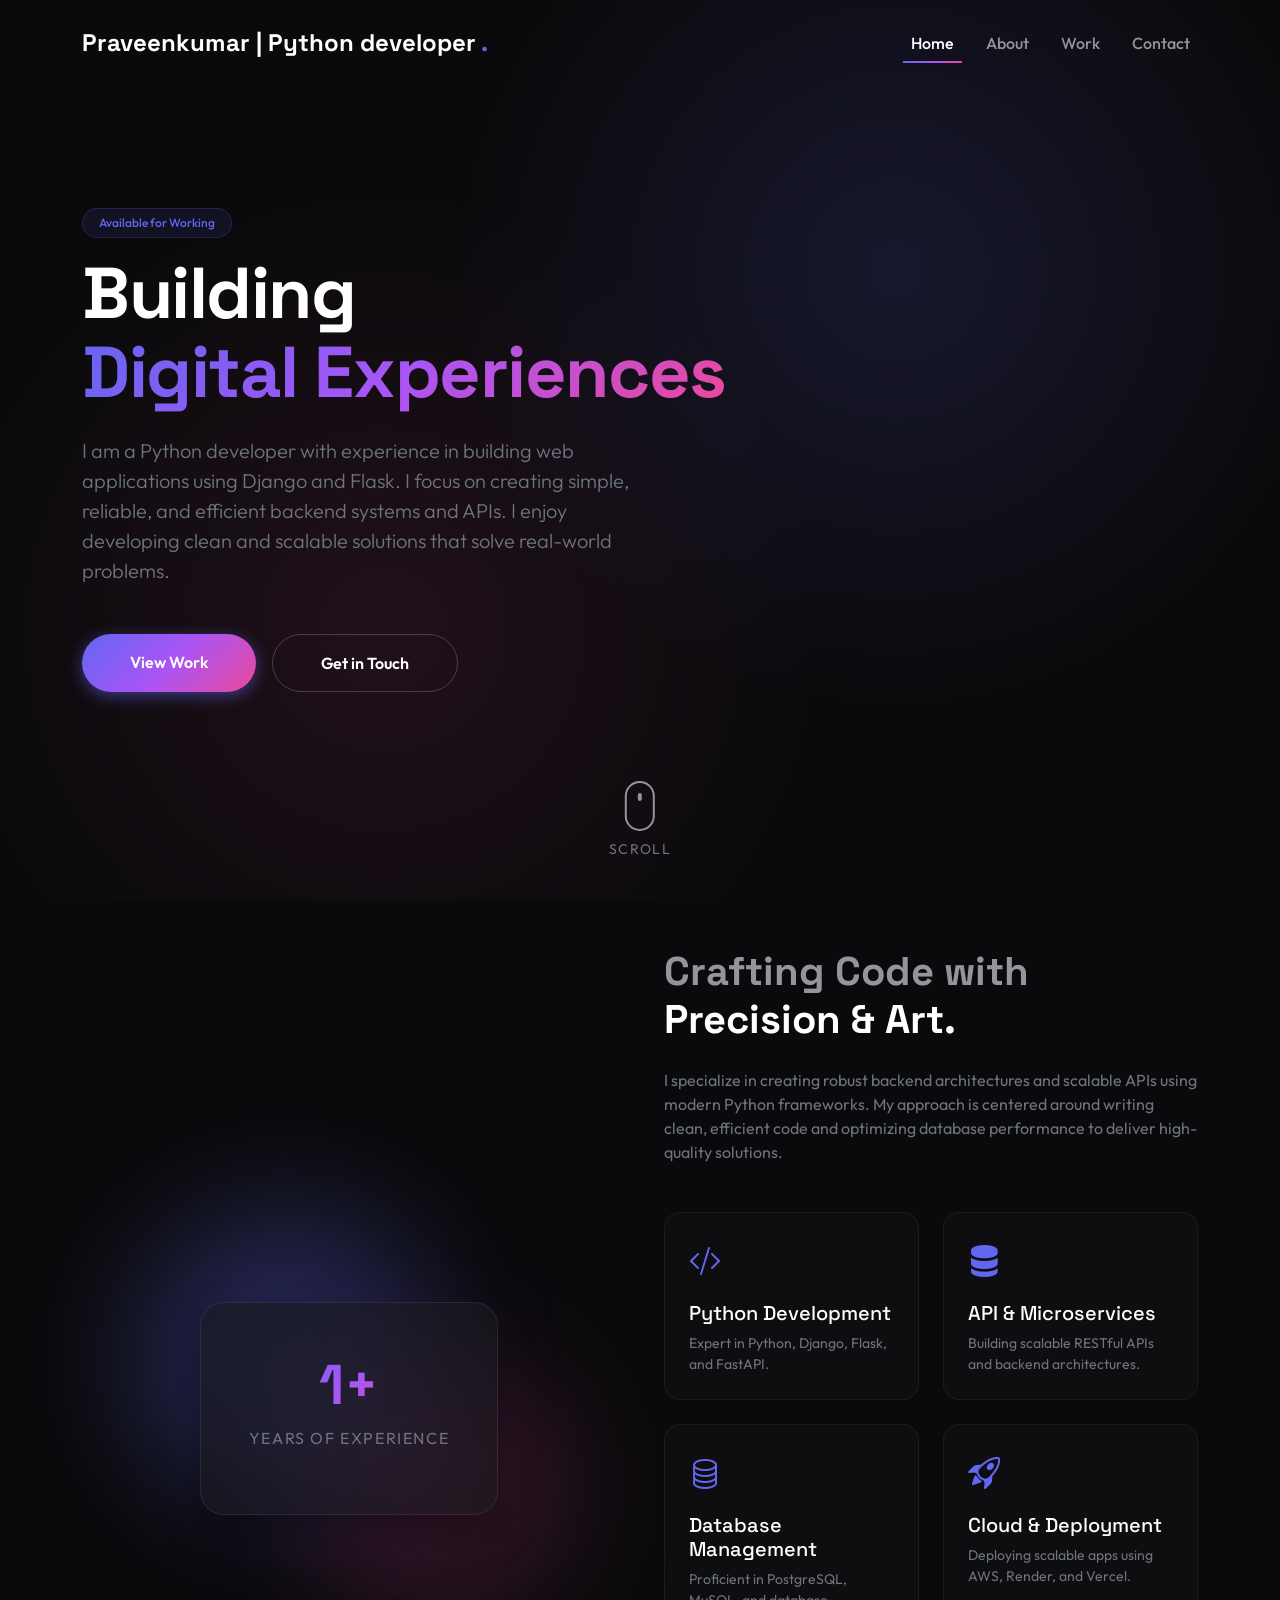
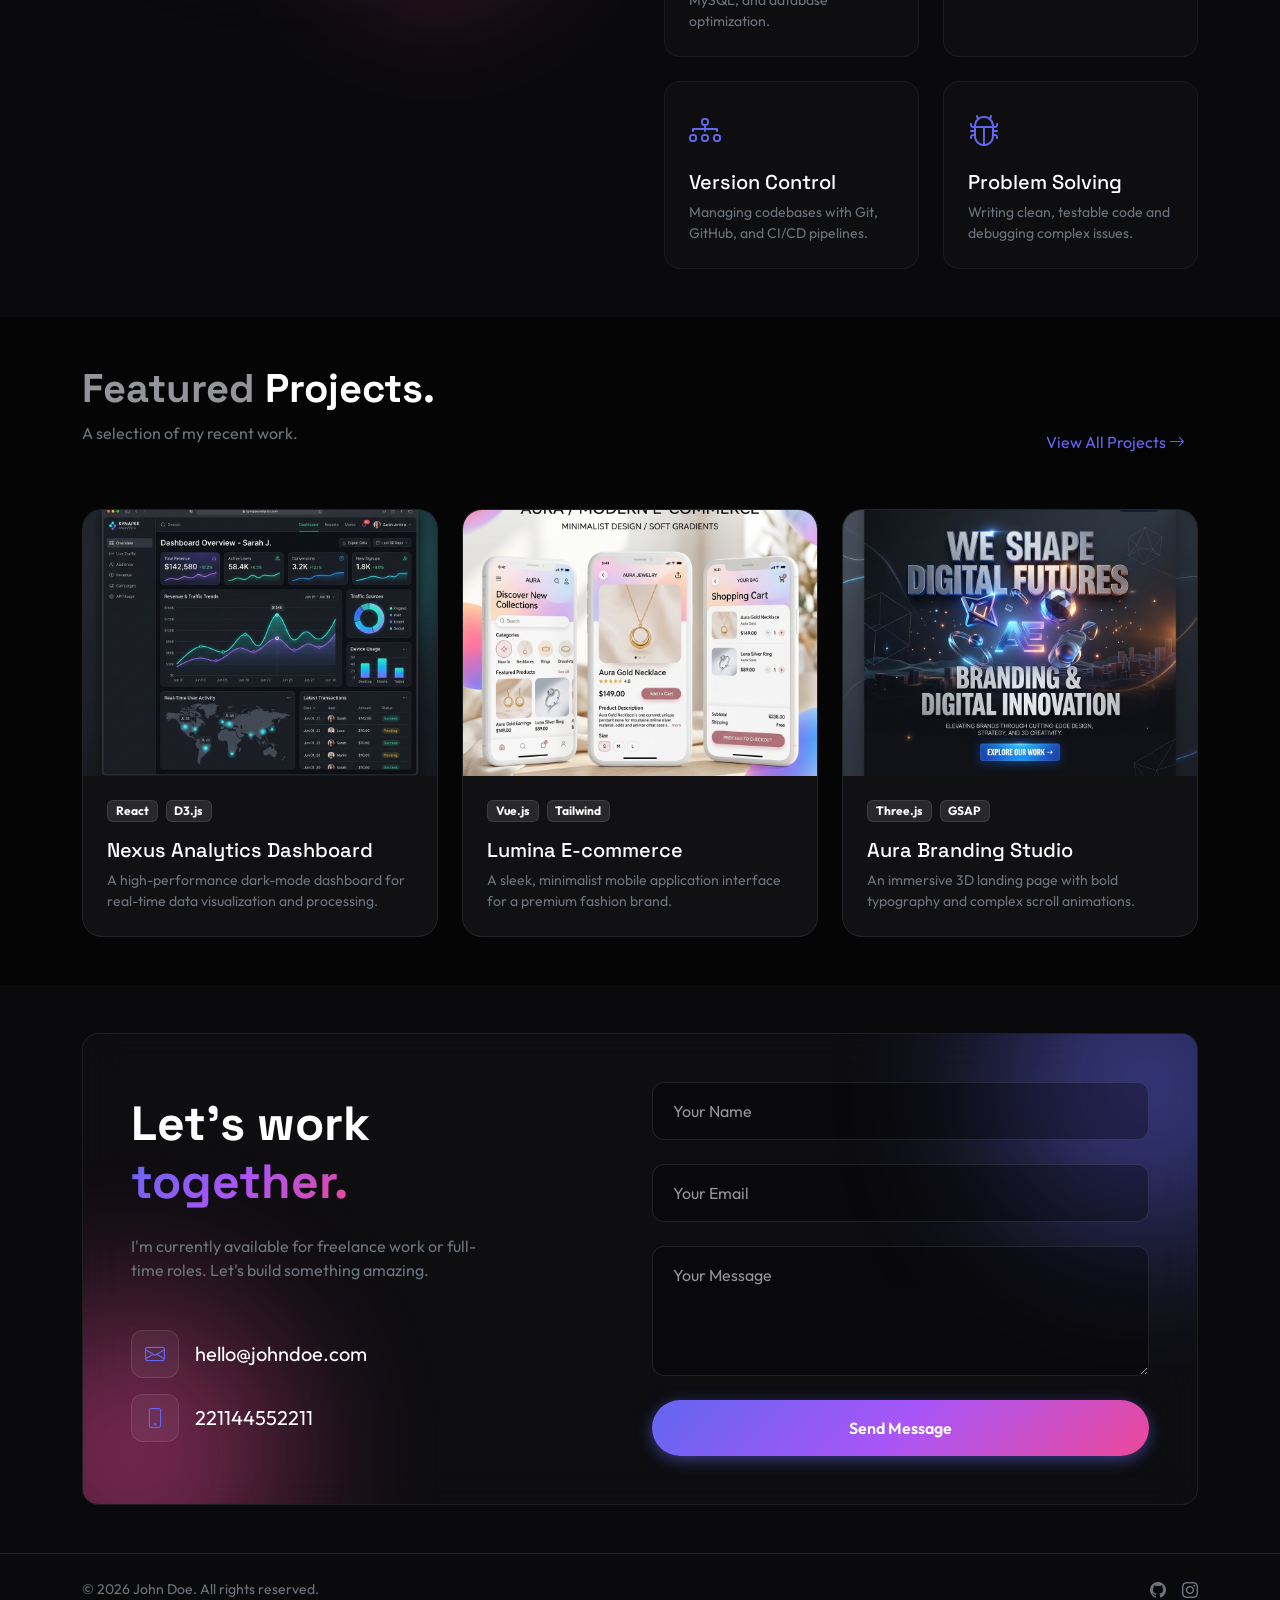
<file: index.html>
<!DOCTYPE html>
<html lang="en">

<head>
    <meta charset="UTF-8">
    <meta name="viewport" content="width=device-width, initial-scale=1.0">
    <title>Portfolio | Creative Developer</title>
    <!-- Bootstrap CSS -->
    <link href="https://cdn.jsdelivr.net/npm/bootstrap@5.3.0/dist/css/bootstrap.min.css" rel="stylesheet">
    <!-- Custom CSS -->
    <link rel="stylesheet" href="styles.css">
    <!-- Google Fonts -->
    <link rel="preconnect" href="https://fonts.googleapis.com">
    <link rel="preconnect" href="https://fonts.gstatic.com" crossorigin>
    <link
        href="https://fonts.googleapis.com/css2?family=Outfit:wght@300;400;600;800&family=Space+Grotesk:wght@400;700&display=swap"
        rel="stylesheet">
    <!-- Bootstrap Icons -->
    <link rel="stylesheet" href="https://cdn.jsdelivr.net/npm/bootstrap-icons@1.10.5/font/bootstrap-icons.css">
</head>

<body data-bs-spy="scroll" data-bs-target="#navbar" data-bs-offset="100">
    <!-- Navigation -->
    <nav id="navbar" class="navbar navbar-expand-lg navbar-dark fixed-top glass-nav">
        <div class="container">
            <a class="navbar-brand fw-bold" href="#" id="navbar-brand">Hey, Praveenkumar<span
                    class="text-accent">.</span></a>
            <button class="navbar-toggler" type="button" data-bs-toggle="collapse" data-bs-target="#navbarNav"
                aria-controls="navbarNav" aria-expanded="false" aria-label="Toggle navigation">
                <i class="bi bi-list text-light"></i>
            </button>
            <div class="collapse navbar-collapse justify-content-end" id="navbarNav">
                <ul class="navbar-nav gap-3">
                    <li class="nav-item">
                        <a class="nav-link active" href="#home">Home</a>
                    </li>
                    <li class="nav-item">
                        <a class="nav-link" href="#about">About</a>
                    </li>
                    <li class="nav-item">
                        <a class="nav-link" href="#projects">Work</a>
                    </li>
                    <li class="nav-item">
                        <a class="nav-link" href="#contact">Contact</a>
                    </li>
                </ul>
            </div>
        </div>
    </nav>

    <!-- Hero Section -->
    <section id="home" class="hero d-flex align-items-center">
        <div class="hero-bg"></div>
        <div class="container position-relative z-1">
            <div class="row align-items-center min-vh-100">
                <div class="col-lg-8" data-aos="fade-up">
                    <span id="hero-badge" class="badge badge-accent mb-3">...</span>
                    <h1 class="display-1 fw-bold text-white mb-4 hero-title">
                        <span id="hero-title-1"></span>
                        <span id="hero-title-2" class="text-gradient"></span>
                    </h1>
                    <p id="hero-description" class="lead text-secondary mb-5 w-75">
                        Loading...
                    </p>
                    <div class="d-flex gap-3 flex-wrap">
                        <a href="#projects" class="btn btn-primary-custom rounded-pill px-5 py-3 fw-semibold">View
                            Work</a>
                        <a href="#contact" class="btn btn-outline-custom rounded-pill px-5 py-3 fw-semibold">Get in
                            Touch</a>
                    </div>
                </div>
            </div>
        </div>
        <!-- Scroll indicator -->
        <div class="scroll-indicator">
            <div class="mouse"></div>
            <span class="text-uppercase small tracking-wide text-secondary mt-2 d-block">Scroll</span>
        </div>
    </section>

    <!-- About Section -->
    <section id="about" class="py-5 section-padding">
        <div class="container">
            <div class="row gx-5 align-items-center">
                <div class="col-lg-6 mb-5 mb-lg-0">
                    <div class="about-image-wrapper">
                        <div class="glass-shape shape-1"></div>
                        <div class="glass-shape shape-2"></div>
                        <div class="glass-panel text-center p-5">
                            <h2 class="display-4 fw-bold text-gradient mb-0" id="about-years">0</h2>
                            <p class="text-secondary text-uppercase tracking-wide mt-2">Years of Experience</p>
                        </div>
                    </div>
                </div>
                <div class="col-lg-6">
                    <h2 class="section-title mb-4"><span id="about-title-1"></span><span id="about-title-2"
                            class="text-white"></span></h2>
                    <p id="about-description" class="text-secondary mb-4">
                        Loading...
                    </p>
                    <div class="row g-4 mt-2" id="skills-container">
                        <!-- Skills will be injected here -->
                    </div>
                </div>
            </div>
        </div>
    </section>

    <!-- Projects Section -->
    <section id="projects" class="py-5 section-padding bg-darker">
        <div class="container">
            <div class="d-flex justify-content-between align-items-end mb-5">
                <div>
                    <h2 class="section-title mb-2"><span id="projects-title-1"></span><span id="projects-title-2"
                            class="text-white"></span></h2>
                    <p id="projects-subtitle" class="text-secondary">Loading...</p>
                </div>
                <a href="projects.html"
                    class="btn btn-link text-accent text-decoration-none d-none d-md-inline-block">View All
                    Projects <i class="bi bi-arrow-right"></i></a>
            </div>

            <div class="row g-4" id="projects-container">
                <!-- Projects will be injected here -->
            </div>

            <div class="text-center mt-5 d-md-none">
                <a href="projects.html" class="btn btn-outline-custom rounded-pill px-4">View All Projects</a>
            </div>
        </div>
    </section>

    <!-- Contact Section -->
    <section id="contact" class="py-5 section-padding">
        <div class="container">
            <div class="glass-container p-5 rounded-4 position-relative overflow-hidden">
                <div class="glow-blob top-right"></div>
                <div class="glow-blob bottom-left"></div>

                <div class="row z-1 position-relative align-items-center">
                    <div class="col-lg-6 mb-5 mb-lg-0">
                        <h2 class="display-5 fw-bold text-white mb-4"><span id="contact-title-1"></span><span
                                id="contact-title-2" class="text-gradient"></span></h2>
                        <p id="contact-description" class="text-secondary mb-5 w-75">
                            Loading...
                        </p>
                        <div class="d-flex flex-column gap-3" id="contact-links-container">
                            <!-- Links will be injected here -->
                        </div>
                    </div>
                    <div class="col-lg-6">
                        <form class="contact-form">
                            <div class="mb-4">
                                <input type="text" class="form-control custom-input" placeholder="Your Name" required>
                            </div>
                            <div class="mb-4">
                                <input type="email" class="form-control custom-input" placeholder="Your Email" required>
                            </div>
                            <div class="mb-4">
                                <textarea class="form-control custom-input" rows="4" placeholder="Your Message"
                                    required></textarea>
                            </div>
                            <button type="submit"
                                class="btn btn-primary-custom rounded-pill w-100 py-3 fw-semibold">Send Message</button>
                        </form>
                    </div>
                </div>
            </div>
        </div>
    </section>

    <!-- Footer -->
    <footer class="py-4 border-top border-secondary border-opacity-25">
        <div class="container d-flex flex-column flex-md-row justify-content-between align-items-center">
            <p id="footer-text" class="text-secondary mb-0 small">Loading...</p>
            <div class="d-flex gap-3 mt-3 mt-md-0" id="footer-socials-container">
                <!-- Social links will be injected here -->
            </div>
        </div>
    </footer>

    <!-- Bootstrap Bundle with Popper -->
    <script src="https://cdn.jsdelivr.net/npm/bootstrap@5.3.0/dist/js/bootstrap.bundle.min.js"></script>
    <!-- App Data script -->
    <script src="data.js"></script>
    <script src="app.js"></script>
    <script>
        // Simple script for navbar background on scroll
        window.addEventListener('scroll', function () {
            const navbar = document.getElementById('navbar');
            if (window.scrollY > 50) {
                navbar.classList.add('scrolled');
            } else {
                navbar.classList.remove('scrolled');
            }
        });
    </script>
</body>

</html>
</file>
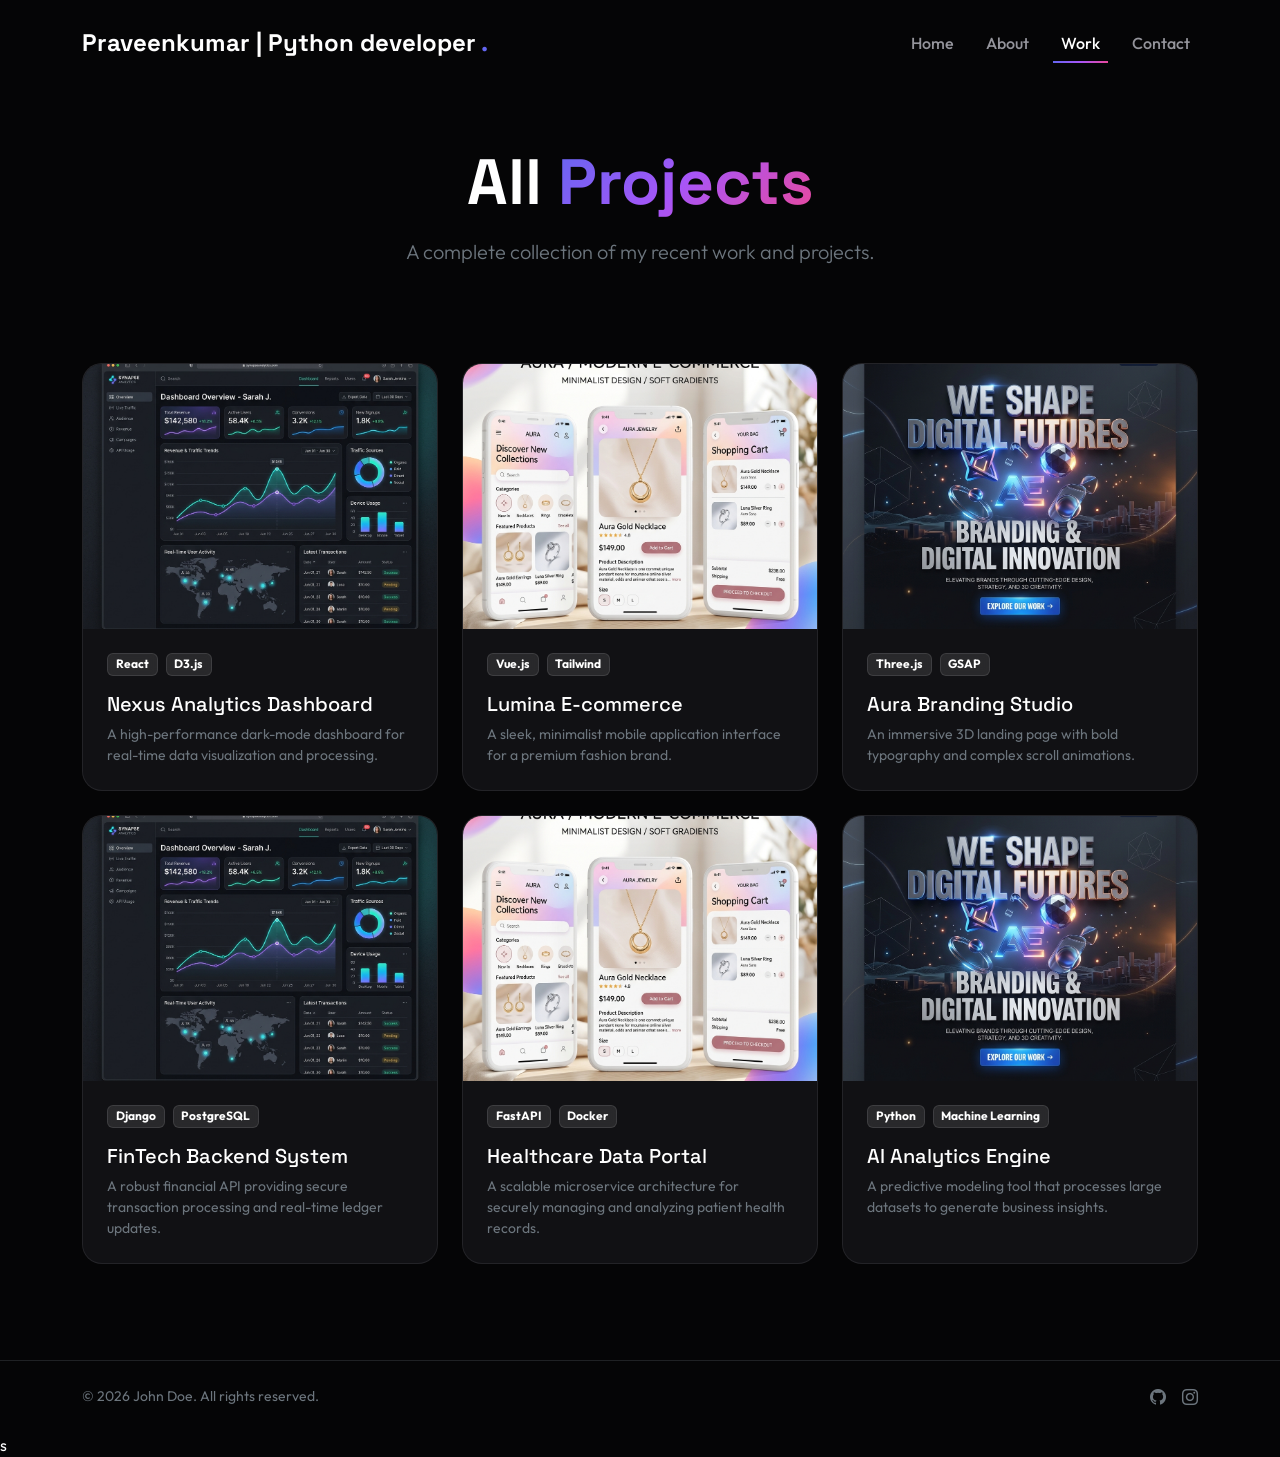
<file: projects.html>
<!DOCTYPE html>
<html lang="en">

<head>
    <meta charset="UTF-8">
    <meta name="viewport" content="width=device-width, initial-scale=1.0">
    <title>All Projects | Praveenkumar</title>
    <!-- Bootstrap CSS -->
    <link href="https://cdn.jsdelivr.net/npm/bootstrap@5.3.0/dist/css/bootstrap.min.css" rel="stylesheet">
    <!-- Custom CSS -->
    <link rel="stylesheet" href="styles.css">
    <!-- Google Fonts -->
    <link rel="preconnect" href="https://fonts.googleapis.com">
    <link rel="preconnect" href="https://fonts.gstatic.com" crossorigin>
    <link
        href="https://fonts.googleapis.com/css2?family=Outfit:wght@300;400;600;800&family=Space+Grotesk:wght@400;700&display=swap"
        rel="stylesheet">
    <!-- Bootstrap Icons -->
    <link rel="stylesheet" href="https://cdn.jsdelivr.net/npm/bootstrap-icons@1.10.5/font/bootstrap-icons.css">
</head>

<body class="bg-darker d-flex flex-column min-vh-100">
    <!-- Navigation -->
    <nav id="navbar" class="navbar navbar-expand-lg navbar-dark fixed-top glass-nav">
        <div class="container">
            <a class="navbar-brand fw-bold" href="index.html" id="navbar-brand">Loading...</a>
            <button class="navbar-toggler" type="button" data-bs-toggle="collapse" data-bs-target="#navbarNav"
                aria-controls="navbarNav" aria-expanded="false" aria-label="Toggle navigation">
                <i class="bi bi-list text-light"></i>
            </button>
            <div class="collapse navbar-collapse justify-content-end" id="navbarNav">
                <ul class="navbar-nav gap-3">
                    <li class="nav-item">
                        <a class="nav-link" href="index.html#home">Home</a>
                    </li>
                    <li class="nav-item">
                        <a class="nav-link" href="index.html#about">About</a>
                    </li>
                    <li class="nav-item">
                        <a class="nav-link active" href="projects.html">Work</a>
                    </li>
                    <li class="nav-item">
                        <a class="nav-link" href="index.html#contact">Contact</a>
                    </li>
                </ul>
            </div>
        </div>
    </nav>

    <!-- Header Section -->
    <section class="py-5 mt-5">
        <div class="container text-center pt-5">
            <h1 class="display-3 fw-bold text-white mb-3">All <span class="text-gradient">Projects</span></h1>
            <p class="text-secondary lead mb-5">A complete collection of my recent work and projects.</p>
        </div>
    </section>

    <!-- All Projects Grid -->
    <section class="pb-5 mb-5 flex-grow-1">
        <div class="container">
            <div class="row g-4" id="all-projects-container">
                <!-- Projects injected here -->
            </div>
        </div>
    </section>

    <!-- Footer -->
    <footer class="py-4 border-top border-secondary border-opacity-25 mt-auto">
        <div class="container d-flex flex-column flex-md-row justify-content-between align-items-center">
            <p id="footer-text" class="text-secondary mb-0 small">Loading...</p>
            <div class="d-flex gap-3 mt-3 mt-md-0" id="footer-socials-container">
            </div>
        </div>
    </footer>

    <!-- Bootstrap Bundle with Popper -->
    <script src="https://cdn.jsdelivr.net/npm/bootstrap@5.3.0/dist/js/bootstrap.bundle.min.js"></script>
    <script src="data.js"></script>
    <script>
        document.addEventListener('DOMContentLoaded', () => {
            // Populate Navbar Brand
            if (portfolioData.navbar) {
                document.getElementById('navbar-brand').innerHTML = `${portfolioData.navbar.navbarText || portfolioData.navbar.brandText}<span class="text-accent">${portfolioData.navbar.brandAccent}</span>`;
            }
            // Populate Footer
            if (portfolioData.footer) {
                document.getElementById('footer-text').textContent = portfolioData.footer.text;
                const footerSocialsContainer = document.getElementById('footer-socials-container');
                portfolioData.footer.socials.forEach(social => {
                    footerSocialsContainer.innerHTML += `<a href="${social.href}" class="text-secondary hover-white"><i class="bi ${social.icon}"></i></a>`;
                });
            }

            // Populate All Projects
            const projectsContainer = document.getElementById('all-projects-container');
            if (portfolioData.projects_section && portfolioData.projects_section.projects) {
                portfolioData.projects_section.projects.forEach(project => {
                    let badgesHtml = project.badges.map(badge => `<span class="badge bg-glass text-white">${badge}</span>`).join('');
                    projectsContainer.innerHTML += `
                        <div class="col-md-4">
                            <div class="project-card h-100">
                                <div class="project-img-wrapper">
                                    <img src="${project.image}" alt="${project.title}" class="img-fluid project-img">
                                    <div class="project-overlay">
                                        <a href="#" class="btn btn-light rounded-circle p-3"><i class="bi bi-arrow-up-right text-dark"></i></a>
                                    </div>
                                </div>
                                <div class="project-info p-4">
                                    <div class="d-flex gap-2 mb-3 flex-wrap">
                                        ${badgesHtml}
                                    </div>
                                    <h3 class="h5 text-white mb-2">${project.title}</h3>
                                    <p class="text-secondary small mb-0">${project.description}</p>
                                </div>
                            </div>
                        </div>
                    `;
                });
            }

            // Navbar scroll handling
            window.addEventListener('scroll', function () {
                const navbar = document.getElementById('navbar');
                if (window.scrollY > 50) {
                    navbar.classList.add('scrolled');
                } else {
                    navbar.classList.remove('scrolled');
                }
            });
        });
    </script>
</body>

</html>s
</file>
<file: styles.css>
/* Custom CSS for Premium Portfolio */

:root {
    --bg-dark: #0a0a0c;
    --bg-darker: #050506;
    --text-primary: #ffffff;
    --text-secondary: #94949b;
    --accent-color: #6366f1;
    --accent-glow: rgba(99, 102, 241, 0.5);
    --accent-gradient: linear-gradient(135deg, #6366f1, #a855f7, #ec4899);
    --glass-bg: rgba(25, 25, 30, 0.6);
    --glass-border: rgba(255, 255, 255, 0.08);
}

html {
    scroll-behavior: smooth;
    scroll-padding-top: 80px;
}

body {
    background-color: var(--bg-dark);
    color: var(--text-primary);
    font-family: 'Outfit', sans-serif;
    overflow-x: hidden;
}

h1,
h2,
h3,
h4,
h5,
h6 {
    font-family: 'Space Grotesk', sans-serif;
}

/* Typography & Utilities */
.text-gradient {
    background: var(--accent-gradient);
    -webkit-background-clip: text;
    -webkit-text-fill-color: transparent;
    background-clip: text;
}

.text-accent {
    color: var(--accent-color);
}

.tracking-wide {
    letter-spacing: 0.1em;
}

.bg-darker {
    background-color: var(--bg-darker);
}

.section-padding {
    padding-top: 120px;
    padding-bottom: 120px;
}

.section-title {
    font-size: 2.5rem;
    font-weight: 700;
    color: var(--text-secondary);
}

/* Buttons */
.btn-primary-custom {
    background: var(--accent-gradient);
    border: none;
    color: white;
    transition: all 0.3s ease;
    box-shadow: 0 4px 15px var(--accent-glow);
}

.btn-primary-custom:hover {
    transform: translateY(-2px);
    box-shadow: 0 8px 25px var(--accent-glow);
    color: white;
}

.btn-outline-custom {
    background: transparent;
    border: 1px solid rgba(255, 255, 255, 0.2);
    color: white;
    transition: all 0.3s ease;
}

.btn-outline-custom:hover {
    background: rgba(255, 255, 255, 0.1);
    border-color: rgba(255, 255, 255, 0.5);
    color: white;
    transform: translateY(-2px);
}

/* Navbar */
.glass-nav {
    background: transparent;
    transition: all 0.4s ease;
    padding: 20px 0;
}

.glass-nav.scrolled {
    background: rgba(10, 10, 12, 0.8);
    backdrop-filter: blur(12px);
    -webkit-backdrop-filter: blur(12px);
    border-bottom: 1px solid var(--glass-border);
    padding: 15px 0;
}

.navbar-dark .navbar-nav .nav-link {
    color: var(--text-secondary);
    font-weight: 500;
    transition: color 0.3s ease;
    position: relative;
}

.navbar-dark .navbar-nav .nav-link:hover,
.navbar-dark .navbar-nav .nav-link.active {
    color: white;
}

.nav-link::after {
    content: '';
    position: absolute;
    width: 0;
    height: 2px;
    bottom: 0;
    left: 0;
    background: var(--accent-gradient);
    transition: width 0.3s ease;
}

.nav-link:hover::after,
.nav-link.active::after {
    width: 100%;
}

.navbar-brand {
    font-family: 'Space Grotesk', sans-serif;
    font-size: 1.5rem;
    color: white !important;
}

/* Hero Section */
.hero {
    position: relative;
    overflow: hidden;
}

.hero-bg {
    position: absolute;
    top: 0;
    left: 0;
    width: 100%;
    height: 100%;
    background: radial-gradient(circle at 70% 30%, rgba(99, 102, 241, 0.15) 0%, transparent 40%),
        radial-gradient(circle at 30% 70%, rgba(236, 72, 153, 0.1) 0%, transparent 40%);
    z-index: 0;
}

.hero-title {
    font-size: 4.5rem;
    line-height: 1.1;
    letter-spacing: -0.02em;
}

.badge-accent {
    background: rgba(99, 102, 241, 0.1);
    color: var(--accent-color);
    border: 1px solid rgba(99, 102, 241, 0.2);
    padding: 8px 16px;
    font-weight: 500;
    border-radius: 50px;
}

/* Scroll Indicator */
.scroll-indicator {
    position: absolute;
    bottom: 40px;
    left: 50%;
    transform: translateX(-50%);
    text-align: center;
    z-index: 2;
}

.mouse {
    width: 30px;
    height: 50px;
    border: 2px solid var(--text-secondary);
    border-radius: 20px;
    margin: 0 auto;
    position: relative;
}

.mouse::before {
    content: '';
    position: absolute;
    width: 4px;
    height: 8px;
    background: var(--text-secondary);
    border-radius: 2px;
    top: 10px;
    left: 50%;
    transform: translateX(-50%);
    animation: scroll 2s infinite;
}

@keyframes scroll {
    0% {
        transform: translate(-50%, 0);
        opacity: 1;
    }

    100% {
        transform: translate(-50%, 15px);
        opacity: 0;
    }
}

/* About Section */
.about-image-wrapper {
    position: relative;
    height: 500px;
    display: flex;
    align-items: center;
    justify-content: center;
}

.glass-shape {
    position: absolute;
    border-radius: 50%;
    filter: blur(60px);
    z-index: 0;
}

.shape-1 {
    width: 300px;
    height: 300px;
    background: rgba(99, 102, 241, 0.3);
    top: 10%;
    left: 10%;
    animation: float 8s ease-in-out infinite;
}

.shape-2 {
    width: 250px;
    height: 250px;
    background: rgba(236, 72, 153, 0.2);
    bottom: 10%;
    right: 10%;
    animation: float 10s ease-in-out infinite reverse;
}

@keyframes float {
    0% {
        transform: translateY(0) scale(1);
    }

    50% {
        transform: translateY(-20px) scale(1.05);
    }

    100% {
        transform: translateY(0) scale(1);
    }
}

.glass-panel {
    background: var(--glass-bg);
    backdrop-filter: blur(16px);
    -webkit-backdrop-filter: blur(16px);
    border: 1px solid var(--glass-border);
    border-radius: 24px;
    z-index: 1;
    position: relative;
    box-shadow: 0 20px 40px rgba(0, 0, 0, 0.4);
}

.skill-card {
    background: rgba(255, 255, 255, 0.02);
    border: 1px solid rgba(255, 255, 255, 0.05);
    border-radius: 16px;
    padding: 24px;
    transition: all 0.3s ease;
}

.skill-card:hover {
    background: rgba(255, 255, 255, 0.05);
    border-color: rgba(255, 255, 255, 0.1);
    transform: translateY(-5px);
}

/* Projects Section */
.project-card {
    background: var(--glass-bg);
    border: 1px solid var(--glass-border);
    border-radius: 20px;
    overflow: hidden;
    transition: all 0.4s ease;
}

.project-card:hover {
    transform: translateY(-10px);
    border-color: rgba(255, 255, 255, 0.2);
    box-shadow: 0 20px 40px rgba(0, 0, 0, 0.5);
}

.project-img-wrapper {
    position: relative;
    overflow: hidden;
    aspect-ratio: 4/3;
    background-color: var(--bg-dark);
    /* Fallback */
}

.project-img {
    width: 100%;
    height: 100%;
    object-fit: cover;
    transition: transform 0.6s ease;
}

.project-card:hover .project-img {
    transform: scale(1.05);
}

.project-overlay {
    position: absolute;
    top: 0;
    left: 0;
    width: 100%;
    height: 100%;
    background: rgba(0, 0, 0, 0.5);
    display: flex;
    align-items: center;
    justify-content: center;
    opacity: 0;
    transition: opacity 0.3s ease;
}

.project-card:hover .project-overlay {
    opacity: 1;
}

.bg-glass {
    background: rgba(255, 255, 255, 0.1);
    backdrop-filter: blur(4px);
    -webkit-backdrop-filter: blur(4px);
    border: 1px solid rgba(255, 255, 255, 0.1);
}

/* Contact Section */
.glass-container {
    background: rgba(20, 20, 25, 0.4);
    backdrop-filter: blur(20px);
    -webkit-backdrop-filter: blur(20px);
    border: 1px solid var(--glass-border);
}

.glow-blob {
    position: absolute;
    width: 300px;
    height: 300px;
    border-radius: 50%;
    filter: blur(80px);
    z-index: 0;
    opacity: 0.5;
}

.glow-blob.top-right {
    background: var(--accent-color);
    top: -100px;
    right: -100px;
}

.glow-blob.bottom-left {
    background: #ec4899;
    bottom: -100px;
    left: -100px;
}

.icon-box {
    width: 48px;
    height: 48px;
    background: rgba(255, 255, 255, 0.05);
    border: 1px solid rgba(255, 255, 255, 0.1);
    border-radius: 12px;
    display: flex;
    align-items: center;
    justify-content: center;
    color: var(--accent-color);
    transition: all 0.3s ease;
}

.contact-link:hover .icon-box {
    background: var(--accent-color);
    color: white;
    border-color: var(--accent-color);
    transform: scale(1.1);
}

.custom-input {
    background: rgba(0, 0, 0, 0.3);
    border: 1px solid rgba(255, 255, 255, 0.1);
    color: white;
    padding: 16px 20px;
    border-radius: 12px;
}

.custom-input:focus {
    background: rgba(0, 0, 0, 0.5);
    border-color: var(--accent-color);
    color: white;
    box-shadow: 0 0 0 4px rgba(99, 102, 241, 0.1);
}

.custom-input::placeholder {
    color: var(--text-secondary);
}

.hover-white:hover {
    color: white !important;
}

/* Responsive */
@media (max-width: 991px) {
    .hero-title {
        font-size: 3.5rem;
    }

    .navbar-collapse {
        background: rgba(10, 10, 12, 0.95);
        backdrop-filter: blur(10px);
        -webkit-backdrop-filter: blur(10px);
        padding: 20px;
        border-radius: 12px;
        border: 1px solid var(--glass-border);
        margin-top: 10px;
    }
}

@media (max-width: 767px) {
    .hero-title {
        font-size: 2.8rem;
    }

    .section-padding {
        padding-top: 80px;
        padding-bottom: 80px;
    }

    .glass-container {
        padding: 2rem !important;
    }
}
</file>
